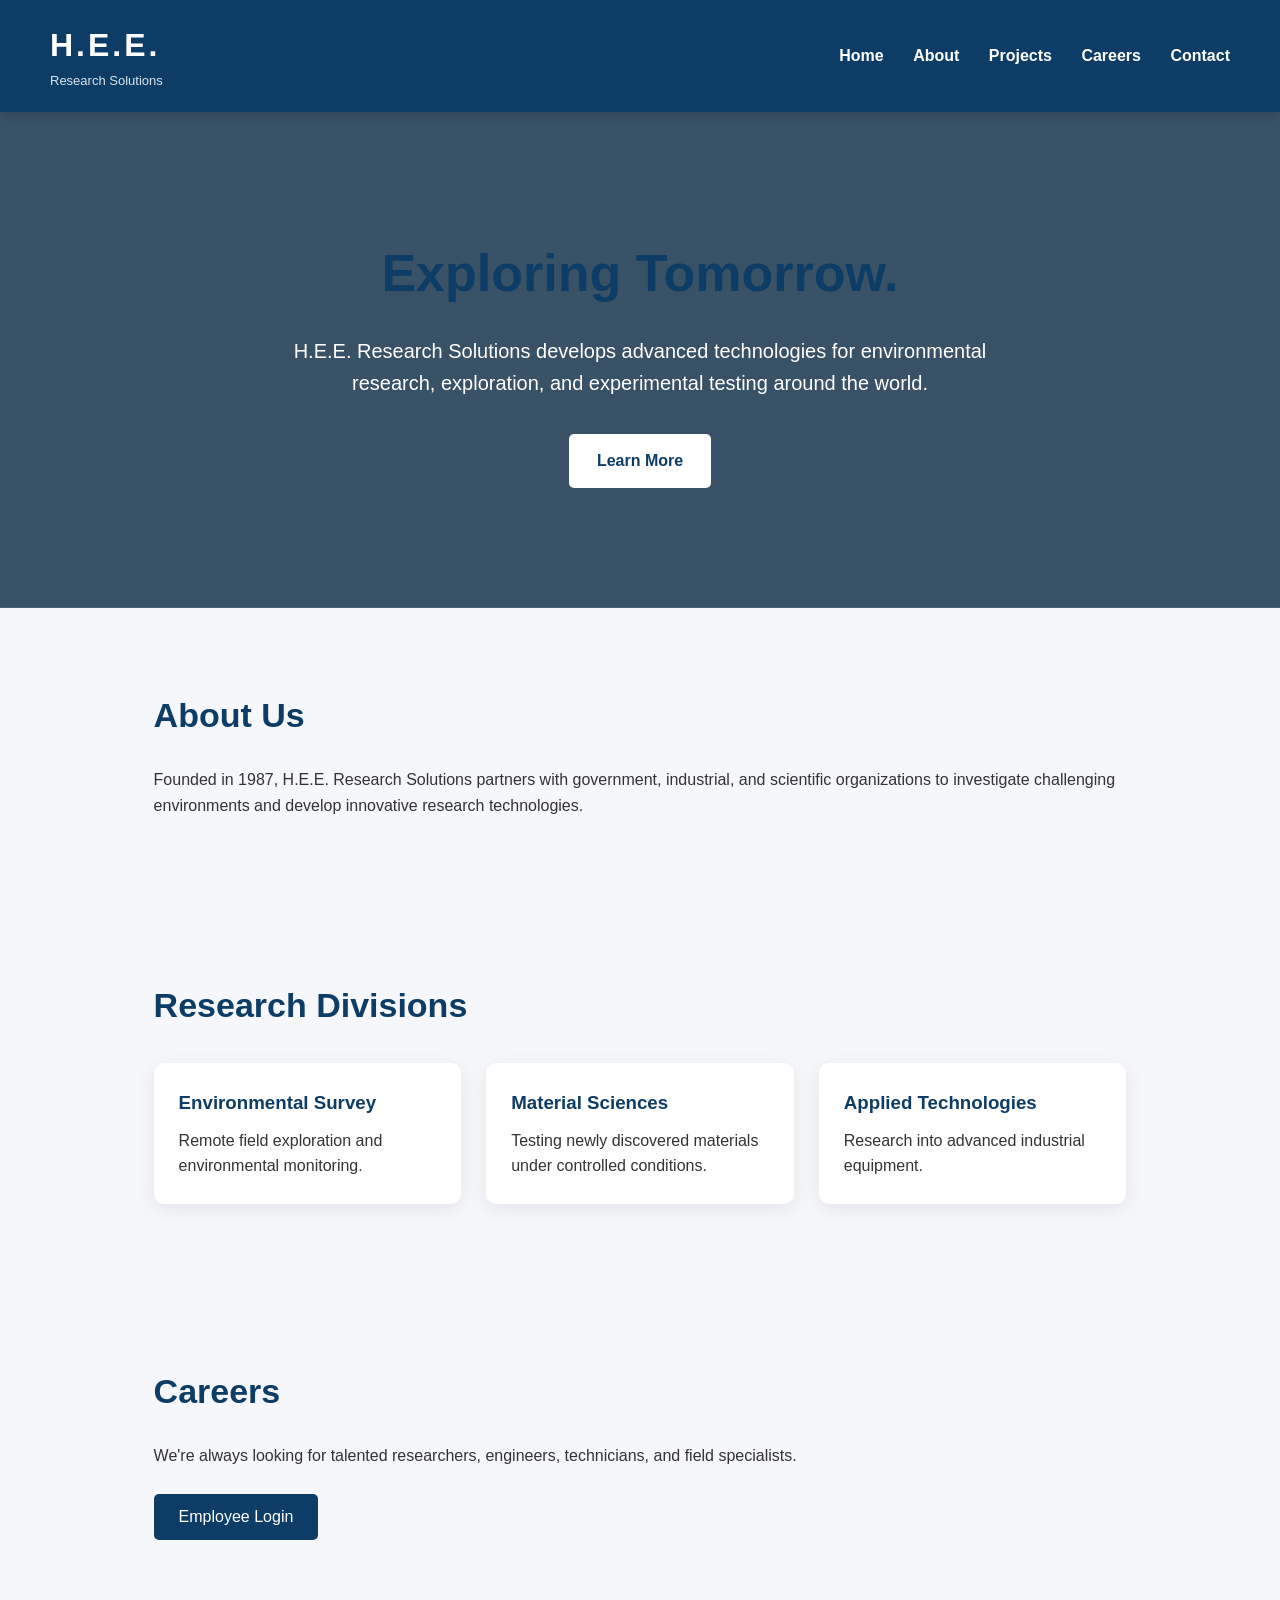
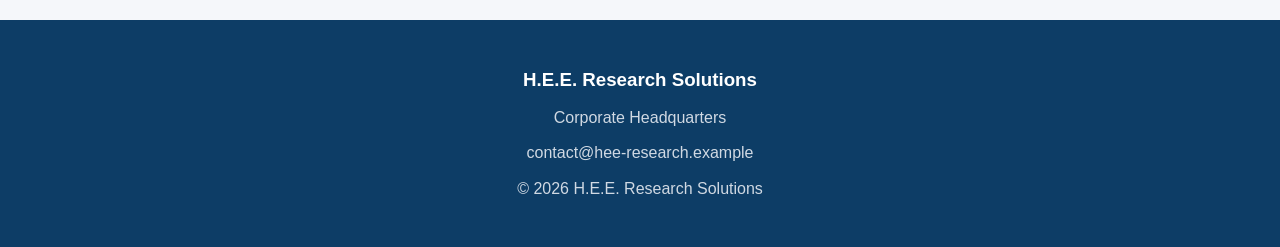
<file: index.html>
<!DOCTYPE html>
<html lang="en">
<head>
    <meta charset="UTF-8">
    <meta name="viewport" content="width=device-width, initial-scale=1.0">
    <title>H.E.E. Research Solutions</title>

    <link rel="stylesheet" href="style.css">
</head>

<body>

<header>

<div class="logo">
    <h1>H.E.E.</h1>
    <p>Research Solutions</p>
</div>

<nav>
    <a href="#">Home</a>
    <a href="#about">About</a>
    <a href="#projects">Projects</a>
    <a href="#careers">Careers</a>
    <a href="#contact">Contact</a>
</nav>

</header>

<section class="hero">

<h2>Exploring Tomorrow.</h2>

<p>
H.E.E. Research Solutions develops advanced technologies for environmental
research, exploration, and experimental testing around the world.
</p>

<a href="#about" class="button">
Learn More
</a>

</section>

<section id="about">

<h2>About Us</h2>

<p>

Founded in 1987, H.E.E. Research Solutions partners with government,
industrial, and scientific organizations to investigate challenging
environments and develop innovative research technologies.

</p>

</section>

<section id="projects">

<h2>Research Divisions</h2>

<div class="cards">

<div class="card">
<h3>Environmental Survey</h3>

<p>
Remote field exploration and environmental monitoring.
</p>
</div>

<div class="card">
<h3>Material Sciences</h3>

<p>
Testing newly discovered materials under controlled conditions.
</p>
</div>

<div class="card">
<h3>Applied Technologies</h3>

<p>
Research into advanced industrial equipment.
</p>
</div>

</div>

</section>

<section id="careers">

<h2>Careers</h2>

<p>

We're always looking for talented researchers,
engineers, technicians, and field specialists.

</p>

<button id="employeeButton">

Employee Login

</button>

</section>

<footer id="contact">

<h3>H.E.E. Research Solutions</h3>

<p>
Corporate Headquarters
</p>

<p>
contact@hee-research.example
</p>

<p>
© 2026 H.E.E. Research Solutions
</p>

</footer>

<!--
INTERNAL NOTE

If you're reading this,
you shouldn't be here.

Employee Portal:
employees.html

-->

<script src="script.js"></script>

</body>
</html>
</file>
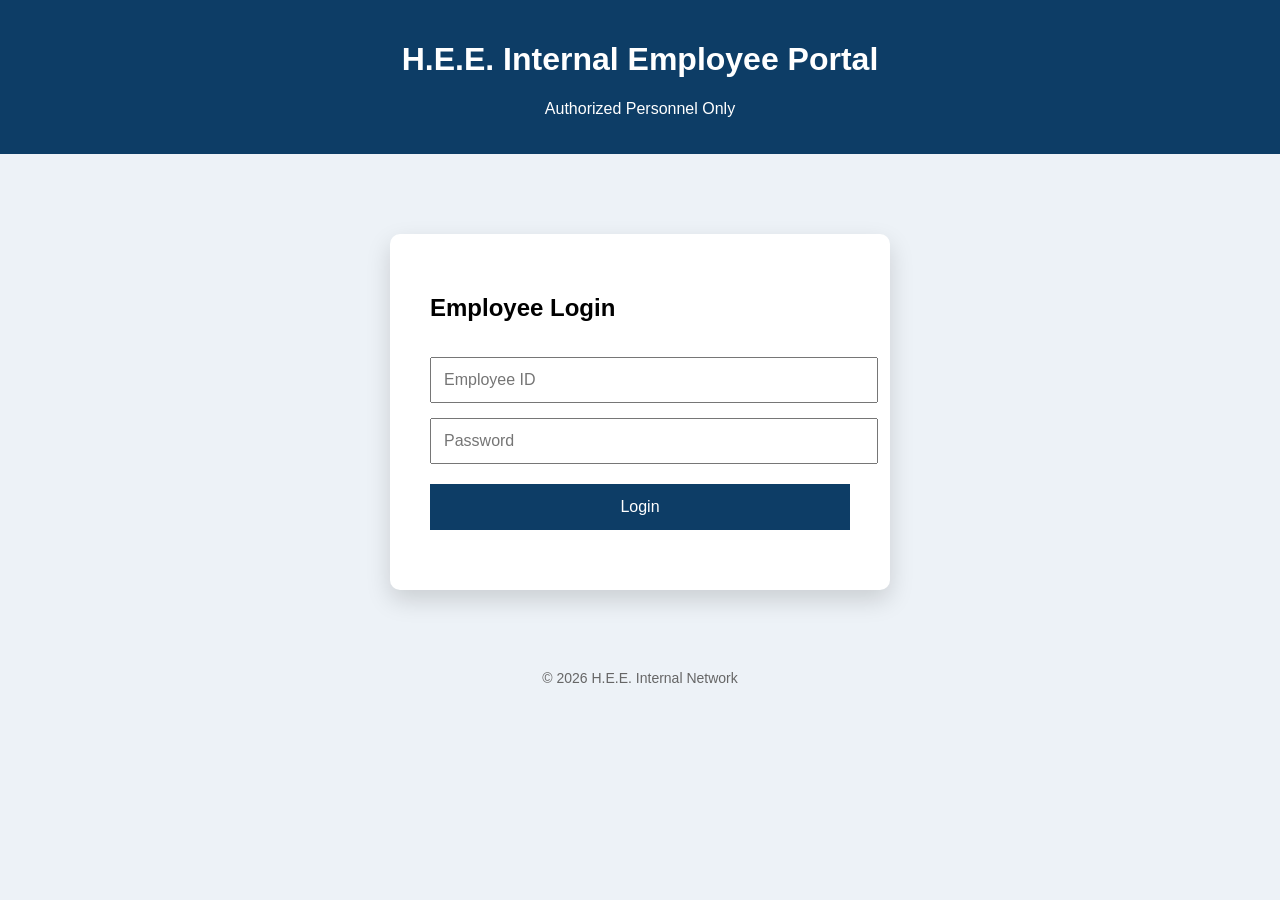
<file: employees.html>
<!DOCTYPE html>
<html lang="en">

<head>

<meta charset="UTF-8">
<meta name="viewport" content="width=device-width, initial-scale=1.0">

<title>H.E.E. Employee Portal</title>

<style>

body{
    margin:0;
    background:#edf2f7;
    font-family:Arial,Helvetica,sans-serif;
}

header{
    background:#0d3d66;
    color:white;
    padding:20px;
    text-align:center;
}

.loginBox{

    width:420px;
    max-width:90%;

    margin:80px auto;

    background:white;

    padding:40px;

    border-radius:10px;

    box-shadow:0 10px 25px rgba(0,0,0,.15);

}

input{

width:100%;
padding:12px;
margin-top:15px;
font-size:16px;

}

button{

width:100%;
padding:14px;
margin-top:20px;
background:#0d3d66;
color:white;
border:none;
cursor:pointer;
font-size:16px;

}

button:hover{

background:#15548c;

}

#error{

margin-top:20px;
color:red;
text-align:center;

}

#success{

margin-top:25px;
display:none;
border-top:1px solid #ddd;
padding-top:20px;

}

.token{

font-size:40px;
font-weight:bold;
color:#0d3d66;
margin:20px 0;

}

.notice{

background:#eef6ff;

padding:15px;

border-left:5px solid #0d3d66;

margin-top:20px;

}

footer{

text-align:center;

margin-top:60px;

color:#666;

font-size:14px;

}

</style>

</head>

<body>

<header>

<h1>H.E.E. Internal Employee Portal</h1>

<p>Authorized Personnel Only</p>

</header>

<div class="loginBox">

<h2>Employee Login</h2>

<input
id="user"
placeholder="Employee ID">

<input
id="pass"
type="password"
placeholder="Password">

<button onclick="login()">

Login

</button>

<div id="error"></div>

<div id="success">

<h3>ACCESS GRANTED</h3>

<p>Welcome back.</p>

<p>

Clearance Level:
<b>2</b>

</p>

<p>

Project Access Token

</p>

<div class="token">

9123

</div>

<div class="notice">

<b>Internal Memo</b>

<br><br>

Project files remain restricted.

Only employees with the proper authorization may
access the Internal Research Terminal.

</div>

<br>

<button onclick="window.location='terminal.html'">

Open Research Terminal

</button>

</div>

</div>

<footer>

© 2026 H.E.E. Internal Network

</footer>

<script>

function login(){

let u=document.getElementById("user").value.trim().toUpperCase();

let p=document.getElementById("pass").value.trim();

if(u==="RESEARCHER" && p==="2234"){

document.getElementById("error").innerHTML="";

document.getElementById("success").style.display="block";

}else{

document.getElementById("success").style.display="none";

document.getElementById("error").innerHTML="Access Denied.";

}

}

</script>

<!--

NOTICE TO IT STAFF

Terminal Address:

terminal.html

Access Token:
9123

Employee Reminder:

Keep morale high.

-->

</body>

</html>
</file>
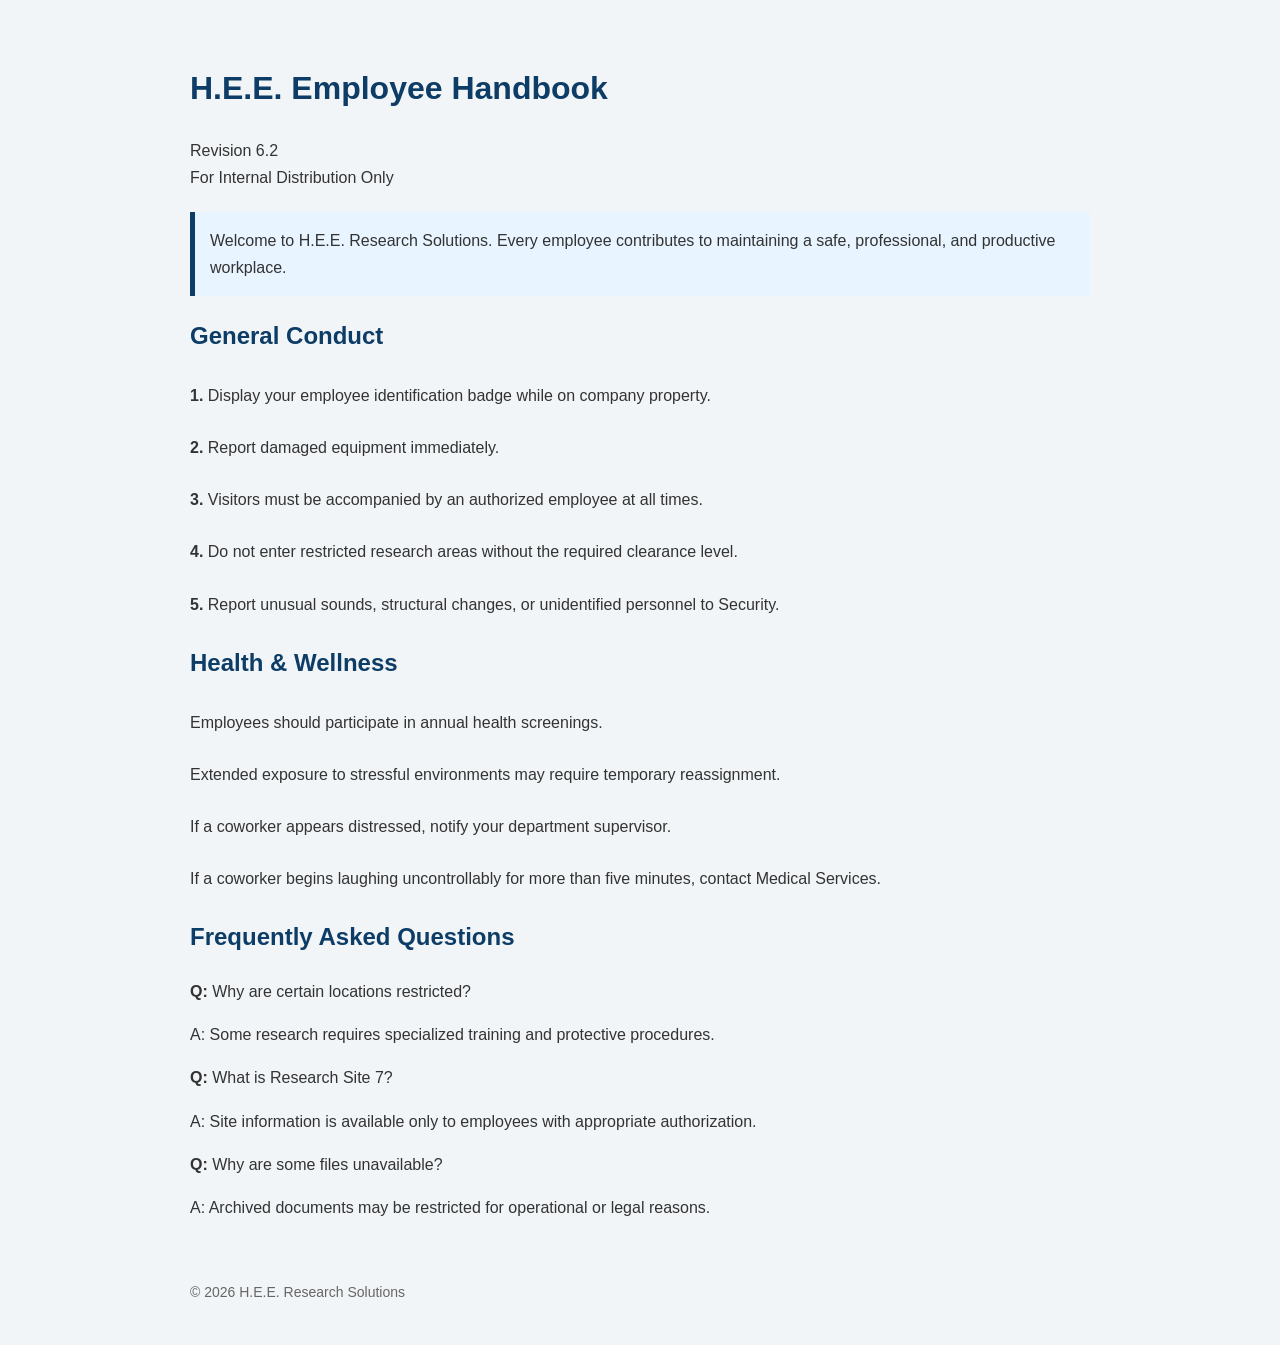
<file: handbook.html>
<!DOCTYPE html>
<html lang="en">
<head>
<meta charset="UTF-8">
<meta name="viewport" content="width=device-width, initial-scale=1.0">
<title>H.E.E. Employee Handbook</title>

<style>

body{
    font-family:Arial,Helvetica,sans-serif;
    background:#f2f5f7;
    color:#333;
    max-width:900px;
    margin:auto;
    padding:40px;
    line-height:1.7;
}

h1,h2{
    color:#0d3d66;
}

.notice{
    background:#e8f4ff;
    border-left:5px solid #0d3d66;
    padding:15px;
    margin:20px 0;
}

.rule{
    margin:25px 0;
}

footer{
    margin-top:60px;
    color:#666;
    font-size:14px;
}

.hidden{
    color:#f2f5f7;
    user-select:none;
}

</style>

</head>

<body>

<h1>H.E.E. Employee Handbook</h1>

<p>
Revision 6.2<br>
For Internal Distribution Only
</p>

<div class="notice">
Welcome to H.E.E. Research Solutions. Every employee contributes to maintaining a safe, professional, and productive workplace.
</div>

<h2>General Conduct</h2>

<div class="rule">
<b>1.</b> Display your employee identification badge while on company property.
</div>

<div class="rule">
<b>2.</b> Report damaged equipment immediately.
</div>

<div class="rule">
<b>3.</b> Visitors must be accompanied by an authorized employee at all times.
</div>

<div class="rule">
<b>4.</b> Do not enter restricted research areas without the required clearance level.
</div>

<div class="rule">
<b>5.</b> Report unusual sounds, structural changes, or unidentified personnel to Security.
</div>

<h2>Health & Wellness</h2>

<div class="rule">
Employees should participate in annual health screenings.
</div>

<div class="rule">
Extended exposure to stressful environments may require temporary reassignment.
</div>

<div class="rule">
If a coworker appears distressed, notify your department supervisor.
</div>

<div class="rule">
If a coworker begins laughing uncontrollably for more than five minutes, contact Medical Services.
</div>

<h2>Frequently Asked Questions</h2>

<p><b>Q:</b> Why are certain locations restricted?</p>

<p>A: Some research requires specialized training and protective procedures.</p>

<p><b>Q:</b> What is Research Site 7?</p>

<p>A: Site information is available only to employees with appropriate authorization.</p>

<p><b>Q:</b> Why are some files unavailable?</p>

<p>A: Archived documents may be restricted for operational or legal reasons.</p>

<footer>

© 2026 H.E.E. Research Solutions

</footer>

<!--

Someone crossed this out.

"Keep smiling."

-->

</body>
</html>
</file>
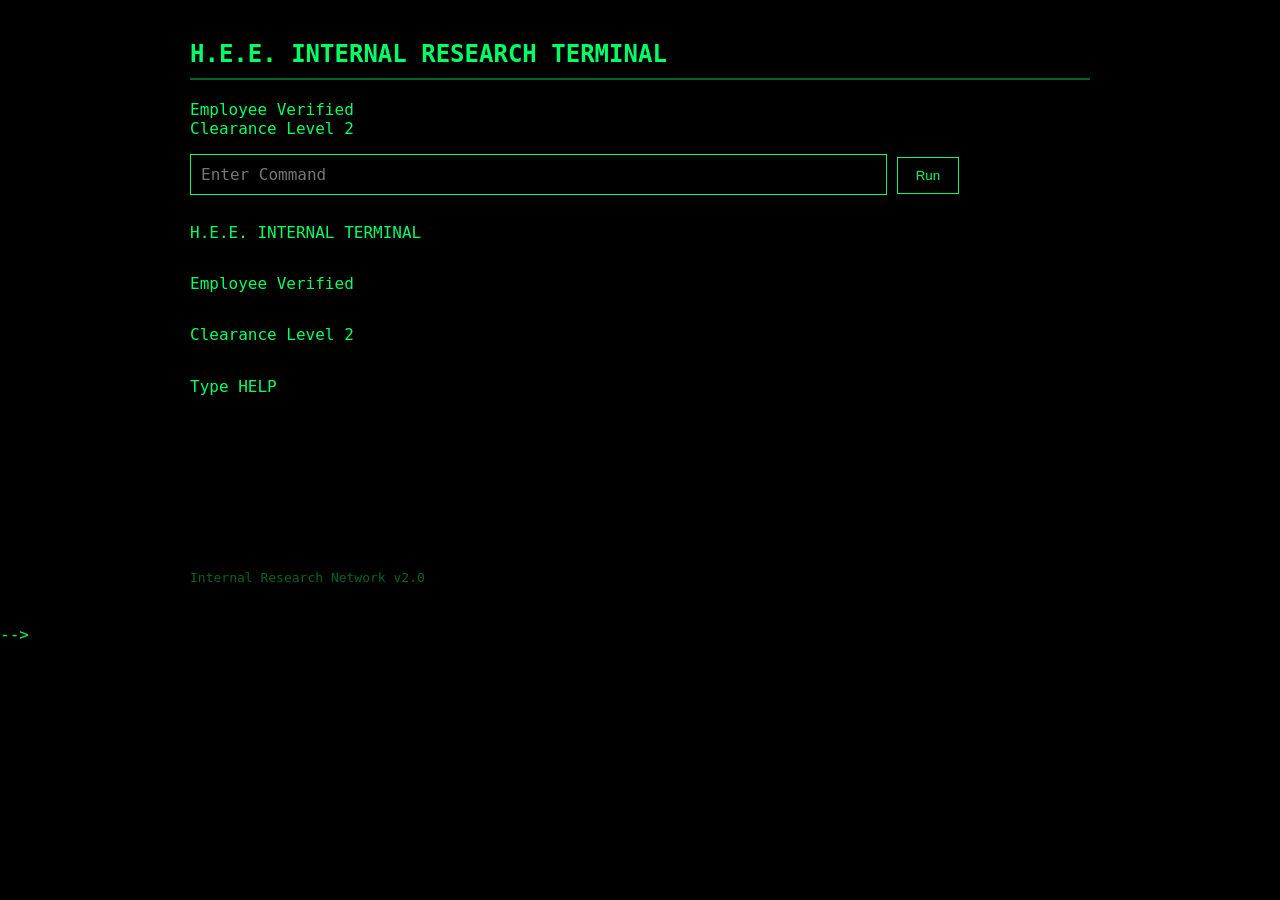
<file: terminal.html>
<!DOCTYPE html>
<html lang="en">
<head>

<meta charset="UTF-8">
<meta name="viewport" content="width=device-width, initial-scale=1.0">

<title>H.E.E. Internal Terminal</title>

<style>

body{
    margin:0;
    background:#000;
    color:#00ff66;
    font-family:Consolas, monospace;
}

#terminal{
    width:90%;
    max-width:900px;
    margin:40px auto;
}

h2{
    margin-bottom:10px;
}

hr{
    border:1px solid #006622;
    margin-bottom:20px;
}

input{

    width:75%;
    background:#000;
    color:#00ff66;

    border:1px solid #00ff66;

    padding:10px;

    font-family:inherit;

    font-size:16px;

}

button{

    background:#000;

    color:#00ff66;

    border:1px solid #00ff66;

    padding:10px 18px;

    cursor:pointer;

}

button:hover{

background:#003300;

}

#output{

margin-top:25px;

white-space:pre-wrap;

line-height:1.6;

min-height:300px;

}

.footer{

margin-top:50px;

color:#006622;

font-size:13px;

}

</style>

</head>

<body>

<div id="terminal">

<h2>H.E.E. INTERNAL RESEARCH TERMINAL</h2>

<hr>

<p>
Employee Verified
<br>
Clearance Level 2
</p>

<input
id="command"
type="text"
autocomplete="off"
placeholder="Enter Command">

<button onclick="run()">

Run

</button>

<div id="output"></div>

<div class="footer">

Internal Research Network v2.0

</div>

</div>

<script src="terminal.js"></script>

</body>

</html>
-->

</body>
</html>
</file>
<file: style.css>
/* ===================================
   H.E.E. Research Solutions
   Corporate Stylesheet
=================================== */

*{
    margin:0;
    padding:0;
    box-sizing:border-box;
}

body{
    font-family:Arial, Helvetica, sans-serif;
    background:#f5f7fa;
    color:#333;
    line-height:1.6;
}

header{
    background:#0d3d66;
    color:white;
    display:flex;
    justify-content:space-between;
    align-items:center;
    padding:20px 50px;
    position:sticky;
    top:0;
    box-shadow:0 3px 10px rgba(0,0,0,.15);
}

.logo h1{
    font-size:32px;
    letter-spacing:3px;
}

.logo p{
    font-size:13px;
    color:#d9e5ef;
}

nav a{
    color:white;
    text-decoration:none;
    margin-left:25px;
    transition:.25s;
    font-weight:bold;
}

nav a:hover{
    color:#9fd3ff;
}

.hero{
    background:linear-gradient(rgba(10,40,65,.8), rgba(10,40,65,.8)),
    url("https://images.unsplash.com/photo-1517048676732-d65bc937f952?auto=format&fit=crop&w=1600&q=80");
    background-size:cover;
    background-position:center;
    color:white;
    text-align:center;
    padding:120px 30px;
}

.hero h2{
    font-size:52px;
    margin-bottom:20px;
}

.hero p{
    max-width:700px;
    margin:auto;
    font-size:20px;
}

.button{
    display:inline-block;
    margin-top:35px;
    background:white;
    color:#0d3d66;
    text-decoration:none;
    padding:14px 28px;
    border-radius:5px;
    font-weight:bold;
}

.button:hover{
    background:#dfefff;
}

section{
    padding:80px 12%;
}

section h2{
    margin-bottom:25px;
    color:#0d3d66;
    font-size:34px;
}

.cards{
    display:grid;
    grid-template-columns:repeat(auto-fit,minmax(250px,1fr));
    gap:25px;
    margin-top:30px;
}

.card{
    background:white;
    border-radius:10px;
    padding:25px;
    box-shadow:0 5px 20px rgba(0,0,0,.08);
    transition:.3s;
}

.card:hover{
    transform:translateY(-5px);
}

.card h3{
    margin-bottom:10px;
    color:#0d3d66;
}

#employeeButton{
    margin-top:25px;
    padding:14px 25px;
    background:#0d3d66;
    color:white;
    border:none;
    border-radius:5px;
    cursor:pointer;
    font-size:16px;
    transition:.2s;
}

#employeeButton:hover{
    background:#15548c;
}

footer{
    background:#0d3d66;
    color:white;
    text-align:center;
    padding:45px;
}

footer p{
    margin-top:10px;
    color:#d0d9e3;
}

/* Hidden ARG clue (view source to see this comment)
   "Some doors are not linked."
*/

@media(max-width:900px){

header{
    flex-direction:column;
    text-align:center;
}

nav{
    margin-top:20px;
}

nav a{
    display:inline-block;
    margin:10px;
}

.hero h2{
    font-size:38px;
}

.hero p{
    font-size:18px;
}

section{
    padding:60px 8%;
}

}
</file>
